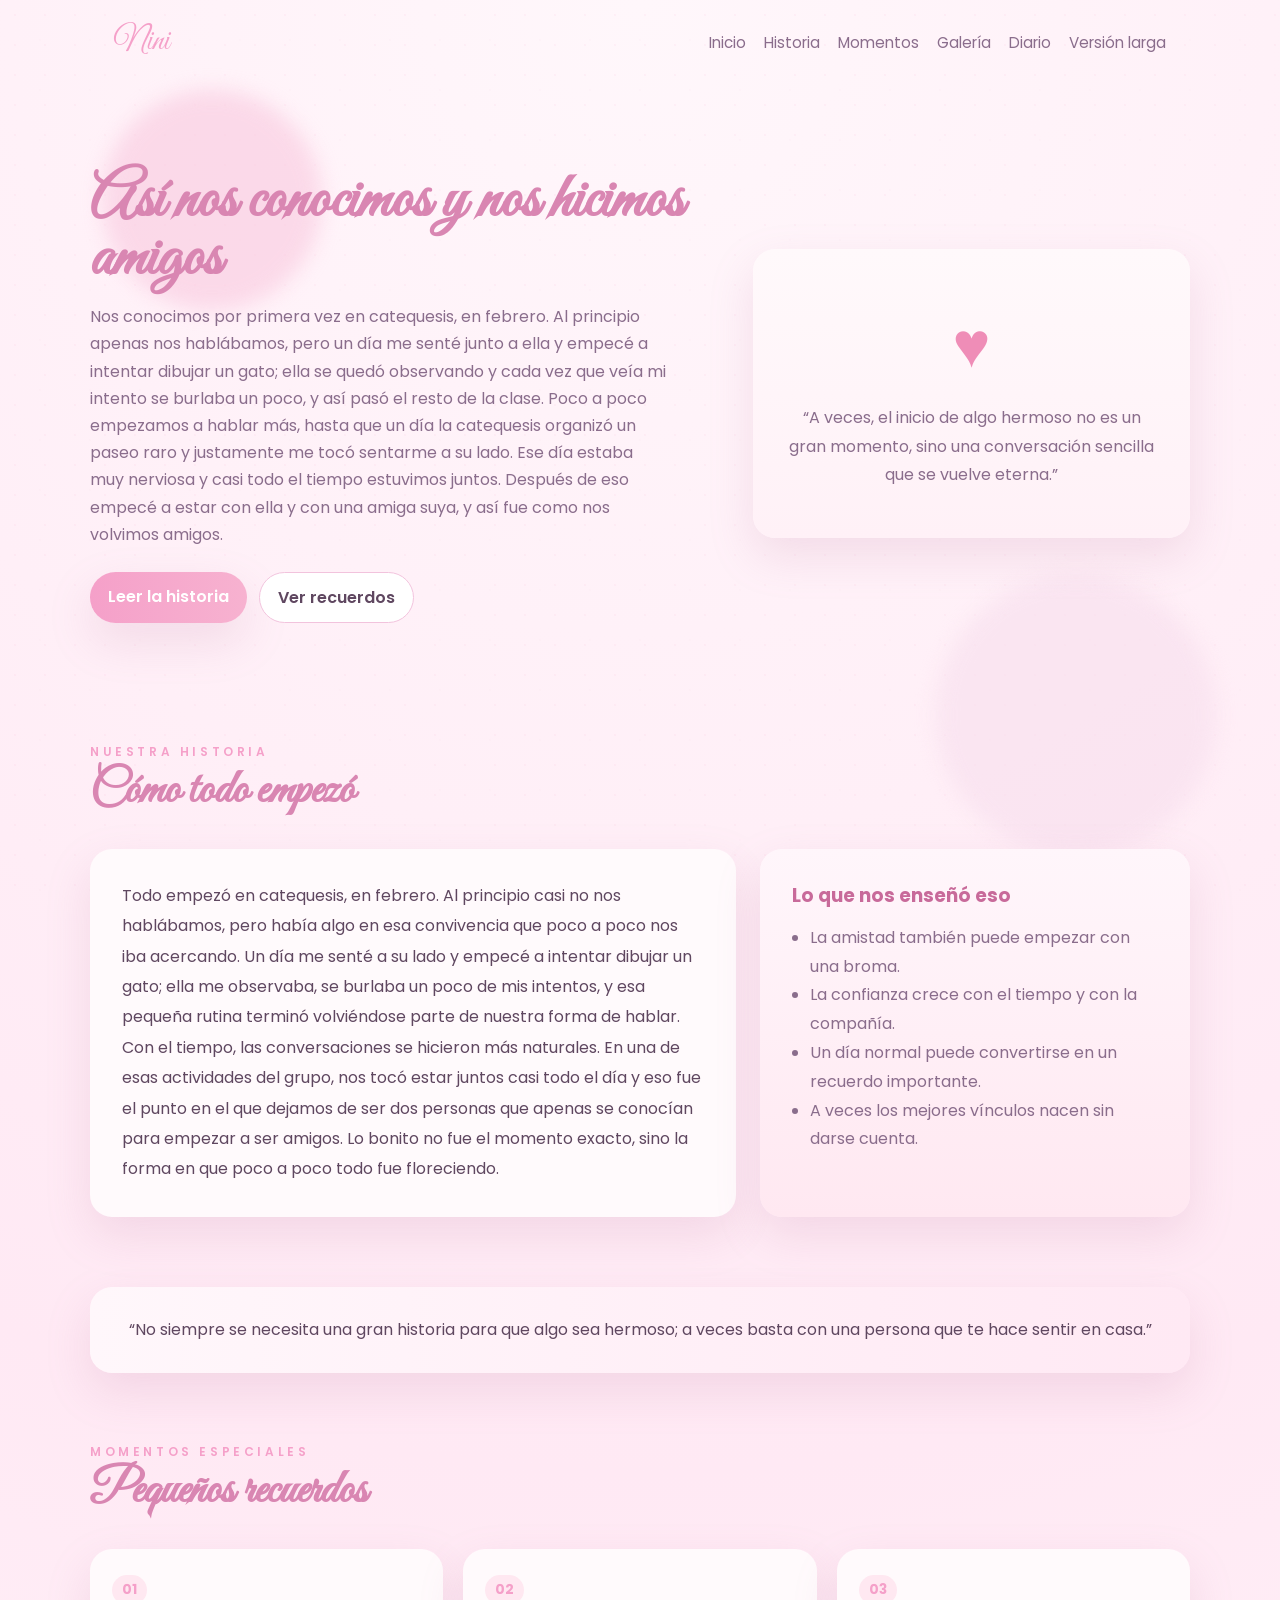
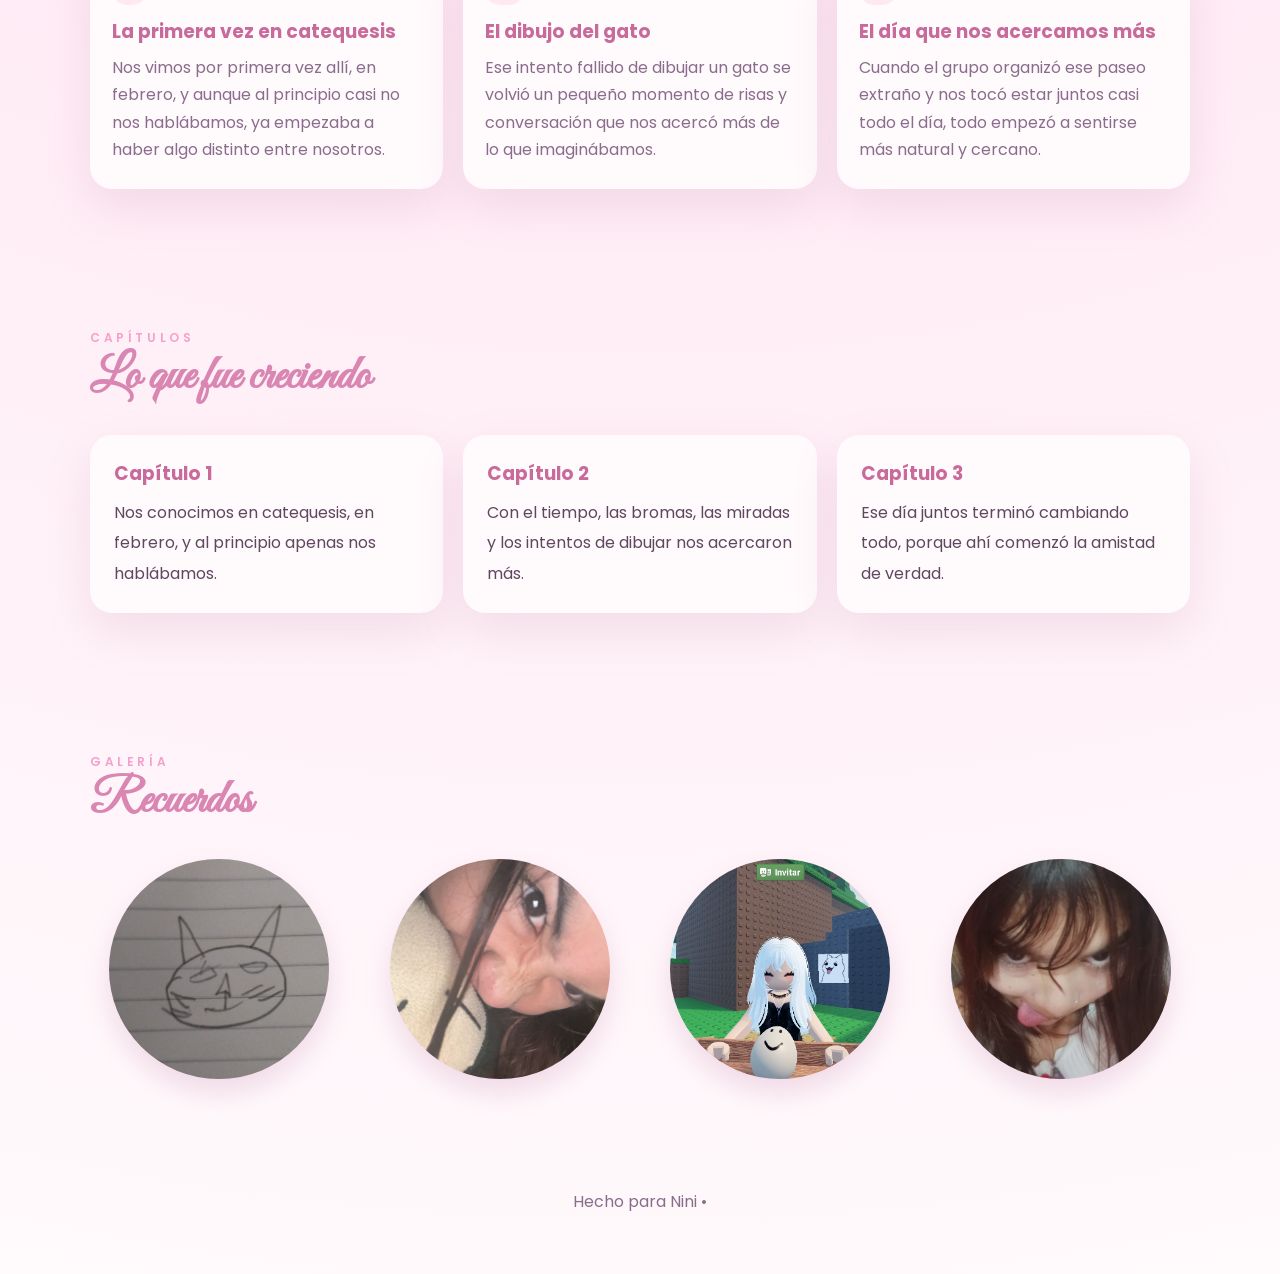
<file: nini/index.htm>
<!DOCTYPE html>
<html lang="es">
<head>
  <meta charset="UTF-8">
  <meta name="viewport" content="width=device-width, initial-scale=1.0">
  <title>Como nos conocieron</title>
  <link rel="preconnect" href="https://fonts.googleapis.com">
  <link rel="preconnect" href="https://fonts.gstatic.com" crossorigin>
  <link href="https://fonts.googleapis.com/css2?family=Great+Vibes&family=Poppins:wght@300;400;500;600;700&display=swap" rel="stylesheet">
  <link rel="stylesheet" href="style.css">
</head>
<body>
  <div class="background-blur blur-one"></div>
  <div class="background-blur blur-two"></div>

  <header class="top-nav">
    <div class="logo">Nini</div>
    <nav>
      <a href="#inicio">Inicio</a>
      <a href="#historia">Historia</a>
      <a href="#momentos">Momentos</a>
      <a href="#galeria">Galería</a>
      <a href="#diario">Diario</a>
      <a href="blog-completo.html">Versión larga</a>
    </nav>
  </header>

  <main>
    <section class="hero" id="inicio">
      <div class="hero-text">
        <h1>Así nos conocimos y nos hicimos amigos</h1>
        <p class="lead">Nos conocimos por primera vez en catequesis, en febrero. Al principio apenas nos hablábamos, pero un día me senté junto a ella y empecé a intentar dibujar un gato; ella se quedó observando y cada vez que veía mi intento se burlaba un poco, y así pasó el resto de la clase. Poco a poco empezamos a hablar más, hasta que un día la catequesis organizó un paseo raro y justamente me tocó sentarme a su lado. Ese día estaba muy nerviosa y casi todo el tiempo estuvimos juntos. Después de eso empecé a estar con ella y con una amiga suya, y así fue como nos volvimos amigos.</p>
        <div class="hero-actions">
          <a href="#historia" class="btn btn-primary">Leer la historia</a>
          <a href="#galeria" class="btn btn-secondary">Ver recuerdos</a>
        </div>
      </div>
      <div class="hero-card">
        <div class="heart-icon">♥</div>
        <p>“A veces, el inicio de algo hermoso no es un gran momento, sino una conversación sencilla que se vuelve eterna.”</p>
      </div>
    </section>

    <section class="story section" id="historia">
      <div class="section-heading">
        <p class="eyebrow">Nuestra historia</p>
        <h2>Cómo todo empezó</h2>
      </div>
      <div class="story-layout">
        <article class="story-card large">
          <p>Todo empezó en catequesis, en febrero. Al principio casi no nos hablábamos, pero había algo en esa convivencia que poco a poco nos iba acercando. Un día me senté a su lado y empecé a intentar dibujar un gato; ella me observaba, se burlaba un poco de mis intentos, y esa pequeña rutina terminó volviéndose parte de nuestra forma de hablar.</p>
          <p>Con el tiempo, las conversaciones se hicieron más naturales. En una de esas actividades del grupo, nos tocó estar juntos casi todo el día y eso fue el punto en el que dejamos de ser dos personas que apenas se conocían para empezar a ser amigos. Lo bonito no fue el momento exacto, sino la forma en que poco a poco todo fue floreciendo.</p>
        </article>
        <article class="story-card accent">
          <h3>Lo que nos enseñó eso</h3>
          <ul>
            <li>La amistad también puede empezar con una broma.</li>
            <li>La confianza crece con el tiempo y con la compañía.</li>
            <li>Un día normal puede convertirse en un recuerdo importante.</li>
            <li>A veces los mejores vínculos nacen sin darse cuenta.</li>
          </ul>
        </article>
      </div>
    </section>

    <section class="quote-strip section">
      <p>“No siempre se necesita una gran historia para que algo sea hermoso; a veces basta con una persona que te hace sentir en casa.”</p>
    </section>

    <section class="moments section" id="momentos">
      <div class="section-heading">
        <p class="eyebrow">Momentos especiales</p>
        <h2>Pequeños recuerdos</h2>
      </div>
      <div class="timeline">
        <div class="timeline-item">
          <span>01</span>
          <h3>La primera vez en catequesis</h3>
          <p>Nos vimos por primera vez allí, en febrero, y aunque al principio casi no nos hablábamos, ya empezaba a haber algo distinto entre nosotros.</p>
        </div>
        <div class="timeline-item">
          <span>02</span>
          <h3>El dibujo del gato</h3>
          <p>Ese intento fallido de dibujar un gato se volvió un pequeño momento de risas y conversación que nos acercó más de lo que imaginábamos.</p>
        </div>
        <div class="timeline-item">
          <span>03</span>
          <h3>El día que nos acercamos más</h3>
          <p>Cuando el grupo organizó ese paseo extraño y nos tocó estar juntos casi todo el día, todo empezó a sentirse más natural y cercano.</p>
        </div>
      </div>
    </section>

    <section class="chapter section">
      <div class="section-heading">
        <p class="eyebrow">Capítulos</p>
        <h2>Lo que fue creciendo</h2>
      </div>
      <div class="chapter-grid">
        <article>
          <h3>Capítulo 1</h3>
          <p>Nos conocimos en catequesis, en febrero, y al principio apenas nos hablábamos.</p>
        </article>
        <article>
          <h3>Capítulo 2</h3>
          <p>Con el tiempo, las bromas, las miradas y los intentos de dibujar nos acercaron más.</p>
        </article>
        <article>
          <h3>Capítulo 3</h3>
          <p>Ese día juntos terminó cambiando todo, porque ahí comenzó la amistad de verdad.</p>
        </article>
      </div>
    </section>

    <section class="gallery section" id="galeria">
      <div class="section-heading">
        <p class="eyebrow">Galería</p>
        <h2>Recuerdos</h2>
      </div>
      <div class="gallery-grid">
        <div class="gallery-card card-one">
          <img src="imagenes/WhatsApp Image 2026-06-21 at 1.11.01 PM.jpeg" alt="Imagen de recuerdo 1">
        </div>
        <div class="gallery-card card-two">
          <img src="imagenes/WhatsApp Image 2026-06-21 at 1.14.07 PM.jpeg" alt="Imagen de recuerdo 2">
        </div>
        <div class="gallery-card card-three">
          <img src="imagenes/WhatsApp Image 2026-06-21 at 1.14.07 PM (1).jpeg" alt="Imagen de recuerdo 3">
        </div>
        <div class="gallery-card card-four">
          <img src="imagenes/WhatsApp Image 2026-06-21 at 1.14.07 PM (2).jpeg" alt="Imagen de recuerdo 4">
        </div>
      </div>
    </section>


  </main>

  <footer class="footer">
    <p>Hecho para Nini •</p>
  </footer>

  <script src="script.js"></script>
</body>
</html>
</file>
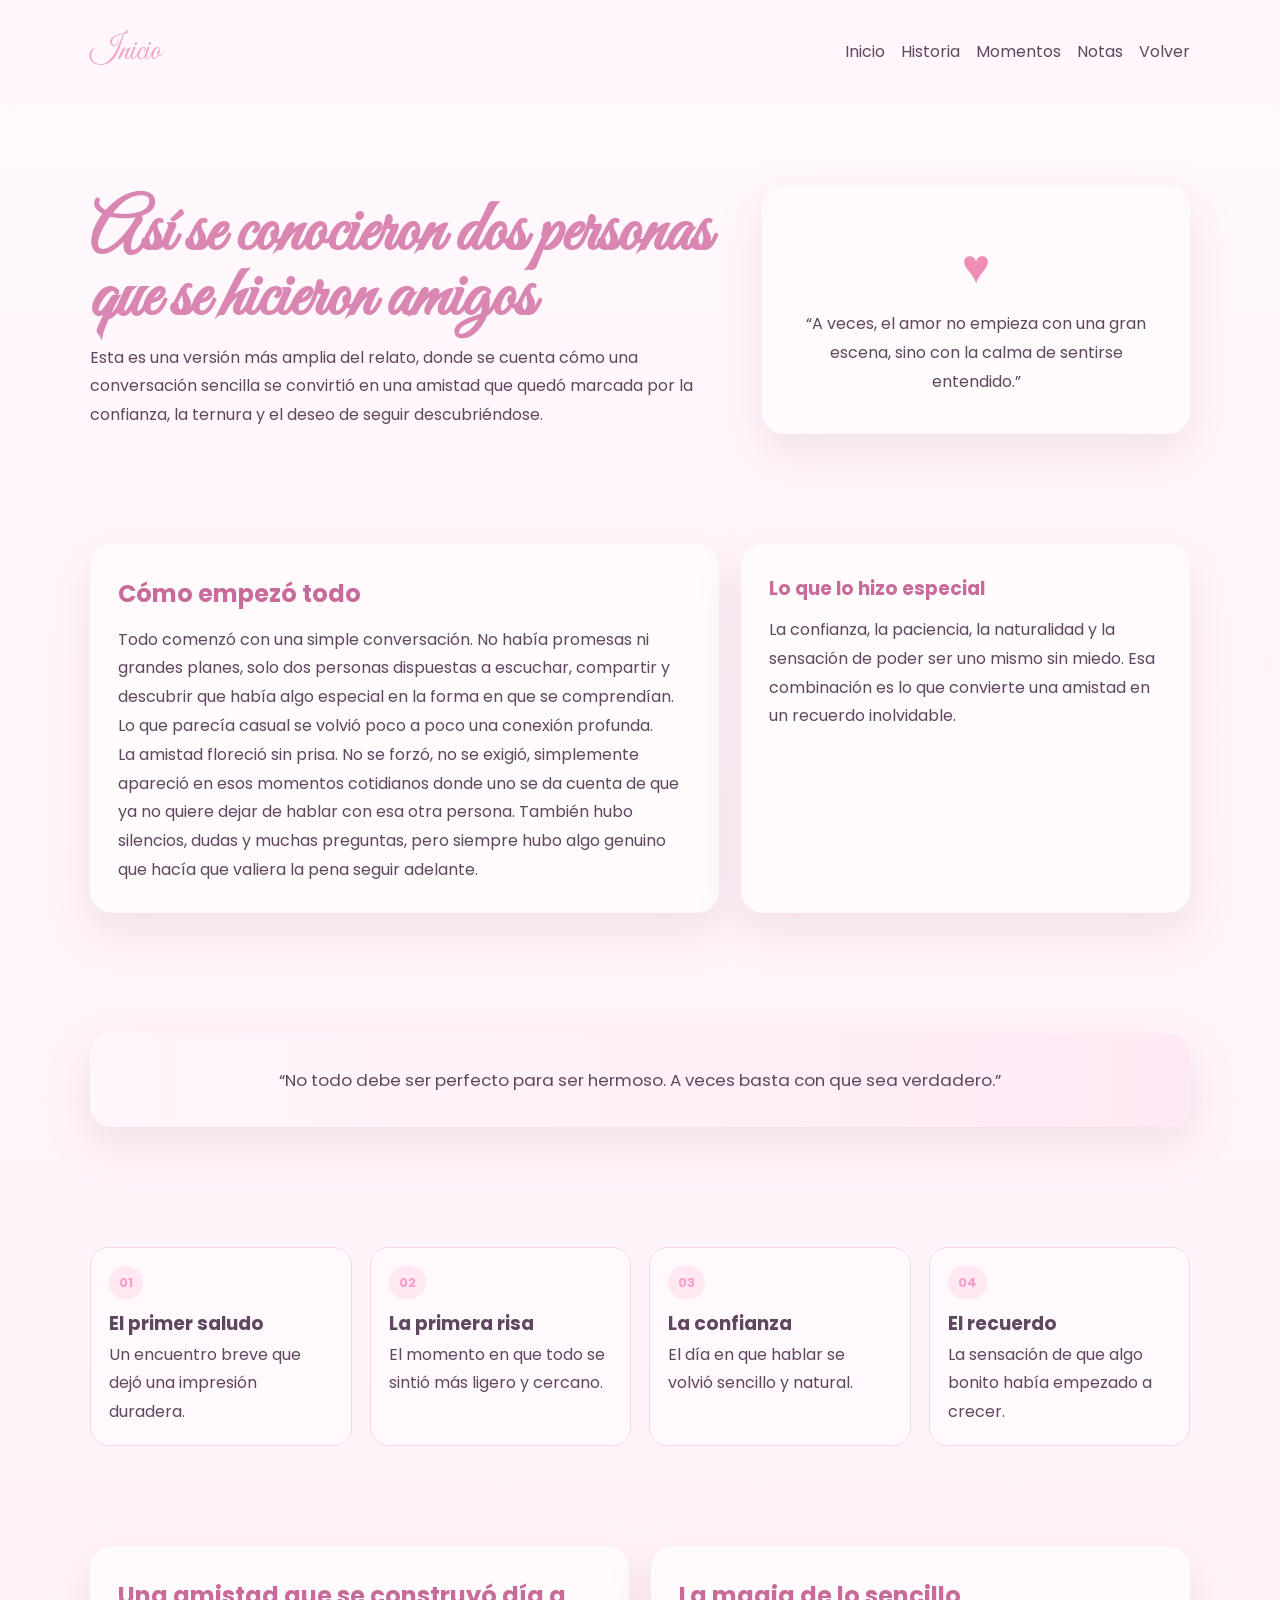
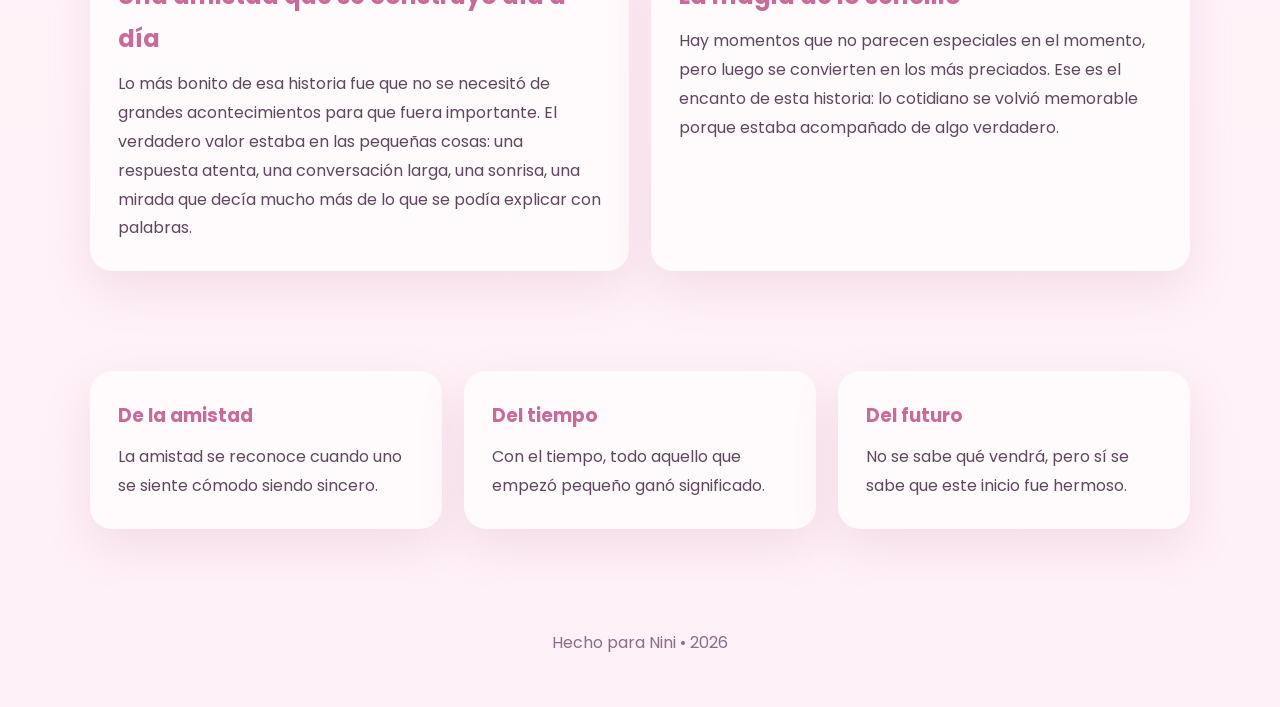
<file: nini/blog-completo.html>
<!DOCTYPE html>
<html lang="es">
<head>
  <meta charset="UTF-8">
  <meta name="viewport" content="width=device-width, initial-scale=1.0">
  <title>Blog completo</title>
  <link rel="preconnect" href="https://fonts.googleapis.com">
  <link rel="preconnect" href="https://fonts.gstatic.com" crossorigin>
  <link href="https://fonts.googleapis.com/css2?family=Great+Vibes&family=Poppins:wght@300;400;500;600;700&display=swap" rel="stylesheet">
  <style>
    :root {
      --bg: #fff7fb;
      --surface: #fffafc;
      --surface-2: #ffe8f1;
      --text: #5f4760;
      --muted: #8a6d8c;
      --primary: #f5a0c9;
      --accent: #f7b2d0;
      --shadow: 0 18px 45px rgba(186, 120, 162, 0.18);
      --radius: 22px;
    }

    * { margin: 0; padding: 0; box-sizing: border-box; }
    body {
      font-family: 'Poppins', sans-serif;
      background: linear-gradient(180deg, #fff8fc 0%, #fff1f7 100%);
      color: var(--text);
      line-height: 1.8;
    }

    a { color: inherit; text-decoration: none; }

    .container {
      width: min(1100px, 92%);
      margin: 0 auto;
    }

    header {
      padding: 24px 0;
      position: sticky;
      top: 0;
      background: rgba(255, 247, 251, 0.9);
      backdrop-filter: blur(10px);
      z-index: 10;
    }

    .nav {
      display: flex;
      justify-content: space-between;
      align-items: center;
    }

    .logo {
      font-family: 'Great Vibes', cursive;
      font-size: 2rem;
      color: var(--primary);
    }

    nav {
      display: flex;
      gap: 16px;
      flex-wrap: wrap;
    }

    nav a:hover { color: var(--primary); }

    .hero {
      padding: 80px 0 60px;
      display: grid;
      grid-template-columns: 1.2fr 0.8fr;
      gap: 30px;
      align-items: center;
    }

    .hero h1 {
      font-family: 'Great Vibes', cursive;
      font-size: 4.5rem;
      color: #d986b2;
      line-height: 0.9;
      margin: 12px 0;
    }

    .eyebrow {
      text-transform: uppercase;
      letter-spacing: 0.3em;
      font-size: 0.75rem;
      color: var(--primary);
      font-weight: 600;
    }

    .hero-card, .post, .note, .quote, .sidebar-card {
      background: var(--surface);
      border-radius: var(--radius);
      box-shadow: var(--shadow);
    }

    .hero-card {
      padding: 38px 28px;
      text-align: center;
    }

    .heart {
      font-size: 3rem;
      color: #ef8db7;
    }

    section {
      padding: 50px 0;
    }

    .post-grid, .notes-grid, .story-grid {
      display: grid;
      gap: 22px;
    }

    .post-grid { grid-template-columns: 1.4fr 1fr; }
    .story-grid { grid-template-columns: repeat(2, 1fr); }
    .notes-grid { grid-template-columns: repeat(3, 1fr); }

    .post, .note, .sidebar-card {
      padding: 28px;
    }

    .post h2, .sidebar-card h3, .note h3 {
      color: #c86a9a;
      margin-bottom: 10px;
    }

    .quote {
      padding: 32px;
      text-align: center;
      background: linear-gradient(90deg, #fff7fb, #ffe9f4);
      font-size: 1.05rem;
      margin: 20px 0;
    }

    .timeline {
      display: grid;
      grid-template-columns: repeat(4, 1fr);
      gap: 18px;
    }

    .timeline div {
      background: #fff8fc;
      padding: 18px;
      border-radius: 18px;
      border: 1px solid #f9d7e8;
    }

    .timeline span {
      display: inline-block;
      background: var(--surface-2);
      color: var(--primary);
      padding: 5px 10px;
      border-radius: 999px;
      font-size: 0.8rem;
      font-weight: 700;
      margin-bottom: 8px;
    }

    footer {
      text-align: center;
      padding: 50px 0;
      color: var(--muted);
    }

    @media (max-width: 900px) {
      .hero, .post-grid, .story-grid, .notes-grid, .timeline {
        grid-template-columns: 1fr;
      }
    }
  </style>
</head>
<body>
  <header>
    <div class="container nav">
      <div class="logo">Inicio</div>
      <nav>
        <a href="#inicio">Inicio</a>
        <a href="#historia">Historia</a>
        <a href="#momentos">Momentos</a>
        <a href="#notas">Notas</a>
        <a href="index.htm">Volver</a>
      </nav>
    </div>
  </header>

  <main class="container">
    <section class="hero" id="inicio">
      <div>
        <h1>Así se conocieron dos personas que se hicieron amigos</h1>
        <p>Esta es una versión más amplia del relato, donde se cuenta cómo una conversación sencilla se convirtió en una amistad que quedó marcada por la confianza, la ternura y el deseo de seguir descubriéndose.</p>
      </div>
      <div class="hero-card">
        <div class="heart">♥</div>
        <p>“A veces, el amor no empieza con una gran escena, sino con la calma de sentirse entendido.”</p>
      </div>
    </section>

    <section id="historia">
      <div class="post-grid">
        <article class="post">
          <h2>Cómo empezó todo</h2>
          <p>Todo comenzó con una simple conversación. No había promesas ni grandes planes, solo dos personas dispuestas a escuchar, compartir y descubrir que había algo especial en la forma en que se comprendían. Lo que parecía casual se volvió poco a poco una conexión profunda.</p>
          <p>La amistad floreció sin prisa. No se forzó, no se exigió, simplemente apareció en esos momentos cotidianos donde uno se da cuenta de que ya no quiere dejar de hablar con esa otra persona. También hubo silencios, dudas y muchas preguntas, pero siempre hubo algo genuino que hacía que valiera la pena seguir adelante.</p>
        </article>
        <aside class="sidebar-card">
          <h3>Lo que lo hizo especial</h3>
          <p>La confianza, la paciencia, la naturalidad y la sensación de poder ser uno mismo sin miedo. Esa combinación es lo que convierte una amistad en un recuerdo inolvidable.</p>
        </aside>
      </div>
    </section>

    <section>
      <div class="quote">“No todo debe ser perfecto para ser hermoso. A veces basta con que sea verdadero.”</div>
    </section>

    <section id="momentos">
      <div class="timeline">
        <div><span>01</span><h3>El primer saludo</h3><p>Un encuentro breve que dejó una impresión duradera.</p></div>
        <div><span>02</span><h3>La primera risa</h3><p>El momento en que todo se sintió más ligero y cercano.</p></div>
        <div><span>03</span><h3>La confianza</h3><p>El día en que hablar se volvió sencillo y natural.</p></div>
        <div><span>04</span><h3>El recuerdo</h3><p>La sensación de que algo bonito había empezado a crecer.</p></div>
      </div>
    </section>

    <section>
      <div class="story-grid">
        <article class="post">
          <h2>Una amistad que se construyó día a día</h2>
          <p>Lo más bonito de esa historia fue que no se necesitó de grandes acontecimientos para que fuera importante. El verdadero valor estaba en las pequeñas cosas: una respuesta atenta, una conversación larga, una sonrisa, una mirada que decía mucho más de lo que se podía explicar con palabras.</p>
        </article>
        <article class="post">
          <h2>La magia de lo sencillo</h2>
          <p>Hay momentos que no parecen especiales en el momento, pero luego se convierten en los más preciados. Ese es el encanto de esta historia: lo cotidiano se volvió memorable porque estaba acompañado de algo verdadero.</p>
        </article>
      </div>
    </section>

    <section id="notas">
      <div class="notes-grid">
        <article class="note">
          <h3>De la amistad</h3>
          <p>La amistad se reconoce cuando uno se siente cómodo siendo sincero.</p>
        </article>
        <article class="note">
          <h3>Del tiempo</h3>
          <p>Con el tiempo, todo aquello que empezó pequeño ganó significado.</p>
        </article>
        <article class="note">
          <h3>Del futuro</h3>
          <p>No se sabe qué vendrá, pero sí se sabe que este inicio fue hermoso.</p>
        </article>
      </div>
    </section>
  </main>

  <footer>
    <p>Hecho para Nini • 2026</p>
  </footer>
</body>
</html>
</file>
<file: nini/style.css>
:root {
  --bg: #fff7fb;
  --surface: #fffafc;
  --surface-2: #ffe8f1;
  --text: #5f4760;
  --muted: #8a6d8c;
  --primary: #f5a0c9;
  --secondary: #f7d7e7;
  --accent: #f7b2d0;
  --shadow: 0 18px 45px rgba(186, 120, 162, 0.18);
  --radius: 22px;
}

* {
  margin: 0;
  padding: 0;
  box-sizing: border-box;
}

html {
  scroll-behavior: smooth;
}

body {
  font-family: 'Poppins', sans-serif;
  background:
    radial-gradient(circle at top, #fff7fb 0%, #ffe9f4 50%, #fffafc 100%);
  color: var(--text);
  min-height: 100vh;
  overflow-x: hidden;
}

body::before {
  content: '';
  position: fixed;
  top: 0;
  left: 0;
  width: 100%;
  height: 100%;
  background-image:
    radial-gradient(rgba(245, 160, 201, 0.08) 1px, transparent 1px),
    radial-gradient(rgba(247, 215, 231, 0.08) 1px, transparent 1px);
  background-size: 30px 30px, 50px 50px;
  background-position: 0 0, 15px 15px;
  pointer-events: none;
}

.background-blur {
  position: fixed;
  border-radius: 50%;
  filter: blur(10px);
  z-index: 0;
  opacity: 0.6;
}

.blur-one {
  width: 220px;
  height: 220px;
  background: #f9c8de;
  top: 10%;
  left: 8%;
}

.blur-two {
  width: 280px;
  height: 280px;
  background: #f7deed;
  bottom: 5%;
  right: 5%;
}

.top-nav,
main,
.footer {
  position: relative;
  z-index: 1;
}

.top-nav {
  display: flex;
  justify-content: space-between;
  align-items: center;
  max-width: 1100px;
  margin: 0 auto;
  padding: 22px 24px;
}

.logo {
  font-family: 'Great Vibes', cursive;
  font-size: 2rem;
  color: var(--primary);
}

nav {
  display: flex;
  gap: 18px;
  align-items: center;
}

nav a {
  text-decoration: none;
  color: var(--muted);
  font-size: 0.95rem;
  transition: color 0.3s ease;
}

nav a:hover,
nav a.active {
  color: var(--primary);
}

main {
  width: min(1100px, 92%);
  margin: 0 auto;
}

.section {
  padding: 70px 0;
}

.hero {
  display: grid;
  grid-template-columns: 1.3fr 0.9fr;
  gap: 32px;
  align-items: center;
  padding: 80px 0 50px;
}

.hero-text h1 {
  font-family: 'Great Vibes', cursive;
  font-size: clamp(3.5rem, 5vw, 5rem);
  line-height: 0.9;
  color: #d986b2;
  margin: 10px 0;
}

.eyebrow {
  text-transform: uppercase;
  letter-spacing: 0.3em;
  font-size: 0.75rem;
  color: var(--primary);
  font-weight: 600;
}

.lead {
  color: var(--muted);
  max-width: 58ch;
  line-height: 1.7;
  margin-top: 14px;
}

.hero-actions {
  display: flex;
  gap: 12px;
  margin-top: 24px;
}

.btn {
  display: inline-block;
  text-decoration: none;
  padding: 12px 18px;
  border-radius: 999px;
  font-weight: 600;
}

.btn-primary {
  background: linear-gradient(90deg, var(--primary), var(--accent));
  color: white;
  box-shadow: var(--shadow);
}

.btn-secondary {
  border: 1px solid #f2c3dd;
  color: var(--text);
  background: white;
}

.hero-card {
  background: linear-gradient(180deg, #fff9fb, #fff1f7);
  border-radius: var(--radius);
  padding: 48px 30px;
  text-align: center;
  box-shadow: var(--shadow);
}

.heart-icon {
  color: #ef8db7;
  font-size: 4rem;
  margin-bottom: 12px;
}

.hero-card p {
  color: var(--muted);
  line-height: 1.8;
}

.section-heading {
  margin-bottom: 28px;
}

.section-heading h2 {
  font-family: 'Great Vibes', cursive;
  font-size: 3rem;
  color: #d986b2;
}

.story-layout {
  display: grid;
  grid-template-columns: 1.5fr 1fr;
  gap: 24px;
}

.story-card,
.diary-card,
.timeline-item,
.chapter article,
.quote-strip,
.final-message {
  background: var(--surface);
  border-radius: var(--radius);
  box-shadow: var(--shadow);
}

.story-card {
  padding: 32px;
}

.story-card.large p,
.chapter article p,
.final-message p,
.quote-strip p {
  color: var(--text);
  line-height: 1.9;
}

.story-card.accent {
  background: linear-gradient(180deg, #fff6fb, #ffe8f1);
}

.story-card.accent h3 {
  margin-bottom: 14px;
  color: #c86a9a;
}

.story-card.accent ul {
  padding-left: 18px;
  color: var(--muted);
  line-height: 1.8;
}

.quote-strip {
  text-align: center;
  padding: 28px 32px;
  background: linear-gradient(90deg, #fff7fb, #ffe9f4);
}

.timeline {
  display: grid;
  grid-template-columns: repeat(3, 1fr);
  gap: 20px;
}

.timeline-item {
  padding: 26px 22px;
}

.timeline-item span {
  display: inline-block;
  background: var(--surface-2);
  color: var(--primary);
  padding: 5px 10px;
  border-radius: 999px;
  font-size: 0.85rem;
  font-weight: 700;
}

.timeline-item h3 {
  margin: 12px 0 8px;
  color: #c86a9a;
}

.timeline-item p,
.diary-card p {
  color: var(--muted);
  line-height: 1.7;
}

.chapter-grid {
  display: grid;
  grid-template-columns: repeat(3, 1fr);
  gap: 20px;
}

.chapter article {
  padding: 24px;
}

.chapter article h3 {
  color: #c86a9a;
  margin-bottom: 10px;
}

.gallery-grid {
  display: grid;
  grid-template-columns: repeat(4, minmax(0, 1fr));
  gap: 22px;
  align-items: center;
}

.gallery-card {
  background-size: cover;
  background-position: center;
  border-radius: 50%;
  box-shadow:
    0 14px 26px rgba(186, 120, 162, 0.22),
    inset 0 2px 6px rgba(255, 255, 255, 0.4);
  overflow: hidden;
  position: relative;
  width: 100%;
  aspect-ratio: 1 / 1;
  max-width: 220px;
  justify-self: center;
  transition: transform 0.3s ease;
}

.gallery-card:hover {
  transform: translateY(-4px);
}

.gallery-card img {
  width: 100%;
  height: 100%;
  object-fit: cover;
  display: block;
}

.card-one {
  background: linear-gradient(135deg, #f8d4e8, #f7a8cc);
}

.card-two {
  background: linear-gradient(135deg, #fce7f3, #f8b7d9);
}

.card-three {
  background: linear-gradient(135deg, #fef0f7, #f9cfe3);
}

.card-four {
  background: linear-gradient(135deg, #fbd7e8, #f6a8d3);
}

.diary-cards {
  display: grid;
  grid-template-columns: repeat(3, 1fr);
  gap: 20px;
}

.diary-card {
  padding: 26px;
}

.diary-card span {
  display: block;
  font-size: 0.8rem;
  text-transform: uppercase;
  letter-spacing: 0.2em;
  color: var(--primary);
  margin-bottom: 10px;
}

.final-message {
  padding: 32px;
  text-align: center;
}

.footer {
  text-align: center;
  padding: 40px 0 60px;
  color: var(--muted);
}

@media (max-width: 900px) {
  .hero,
  .story-layout,
  .timeline,
  .chapter-grid,
  .diary-cards {
    grid-template-columns: 1fr;
  }

  .gallery-grid {
    grid-template-columns: 1fr 1fr;
    grid-template-rows: auto;
  }

  .card-one {
    grid-row: span 1;
    min-height: 260px;
  }
}

@media (max-width: 640px) {
  .top-nav {
    flex-direction: column;
    gap: 10px;
  }

  nav {
    flex-wrap: wrap;
    justify-content: center;
  }

  .hero {
    padding-top: 50px;
  }

  .hero-text h1 {
    font-size: 3.2rem;
  }

  .section {
    padding: 50px 0;
  }

  .gallery-grid {
    grid-template-columns: 1fr;
  }
}
</file>
